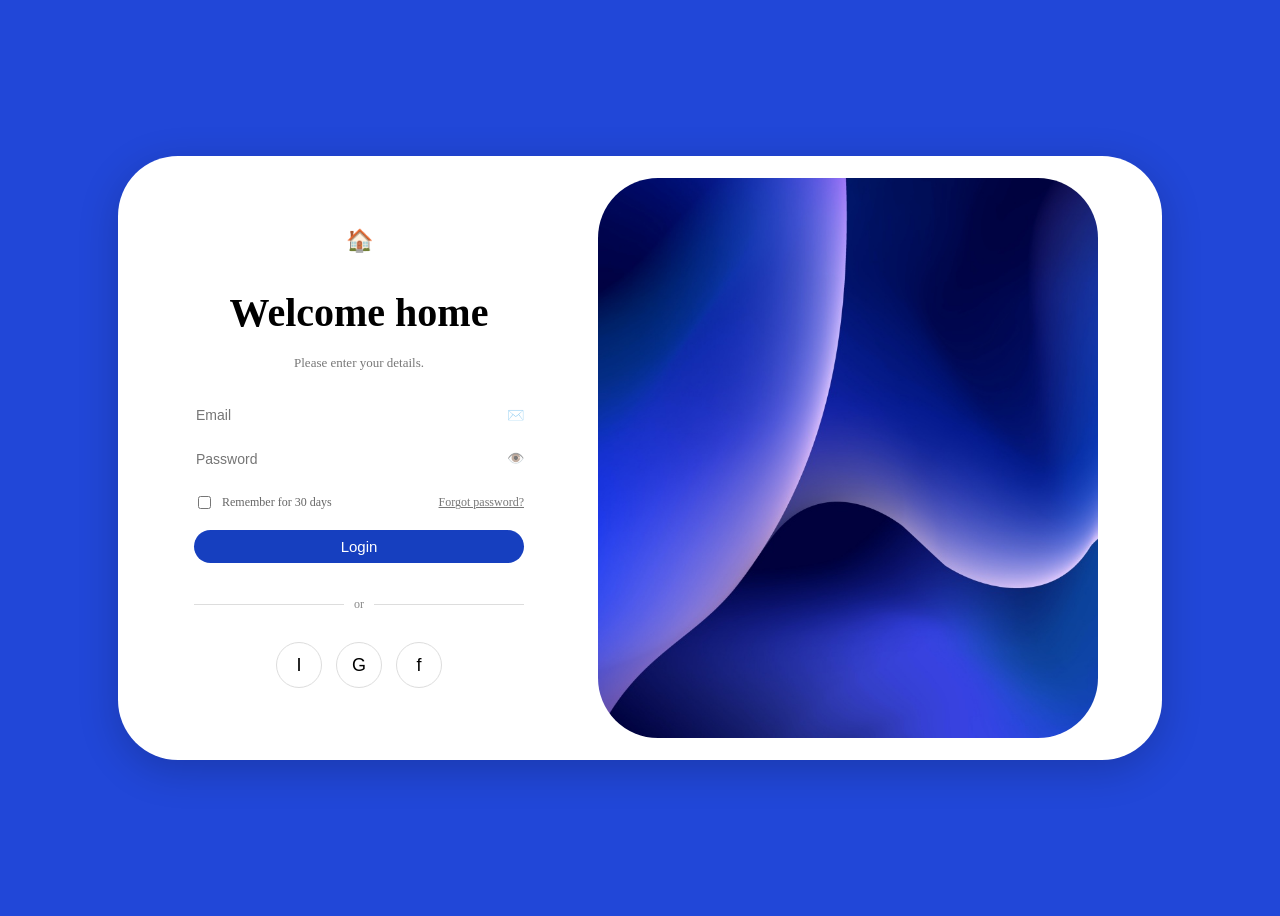
<file: index.html>
<!DOCTYPE html>
<html lang="en">
<head>
  <meta charset="UTF-8" />
  <meta name="viewport" content="width=device-width, initial-scale=1.0" />
  <title>Login Card</title>
  <link rel="stylesheet" href="loginpage.css" />
</head>
<body>

  <div class="card">
    
    <div class="left">
      <div class="logo">🏠</div>
      <h1>Welcome home</h1>
      <p class="sub">Please enter your details.</p>

      <div class="field">
        <input type="email" placeholder="Email" />
        <span class="icon">✉️</span>
      </div>

      <div class="field">
        <input type="password" placeholder="Password" />
        <span class="icon">👁️</span>
      </div>

      <div class="row">
        <div class="check">
          <input type="checkbox" />
          <span>Remember for 30 days</span>
        </div>
        <a class="link" href="#">Forgot password?</a>
      </div>

      <button class="btn">Login</button>

      <div class="or">
        <span></span>
        <p>or</p>
        <span></span>
      </div>

      <div class="social">
        <button class="sbtn">I</button>
        <button class="sbtn">G</button>
        <button class="sbtn">f</button>
      </div>
    </div>

    
    <div class="right">
     
      
    </div>
  </div>

</body>
</html>
</file>
<file: loginpage.css>
body{
  min-height: 100vh;
  background: #2147d8;
  display: flex;
  justify-content: center;
  align-items: center;
}

.card{
  width: 1000px;
  height: 560px;
  background: white;
  border-radius: 60px;
  padding: 22px;
  display: flex;
  gap: 20px;
  box-shadow: 0 10px 40px rgba(0,0,0,0.2);
}


.left{
  
  display: flex;
  flex-direction: column;
  align-items: center;
  padding: 50px 40px;
}

.logo{
  font-size: 22px;
  margin-bottom: 8px;
}

h1{
  font-size: 40px;
  font-weight: 700;
  margin-bottom: 6px;
}

.sub{
  font-size: 13px;
  color: #777;
  margin-bottom: 30px;
}

.field{
  width: 330px;
  height: 46px;
  border-radius: 25px;
  display: flex;
  align-items: center;
  padding: 0 14px;
  margin-bottom: 14px;
}

.field input{
  border: none;
  width: 100%;
  font-size: 14px;
  background: transparent;
}

.icon{
  font-size: 14px;
  opacity: 0.6;
}

.row{
  width: 330px;
  display: flex;
  justify-content: space-between;
  align-items: center;
  margin: 6px 0 18px;
  font-size: 12px;
  color: #666;
}

.check{
  display: flex;
  gap: 8px;
  align-items: center;
}

.link{
  color: #777;
}

.btn{
  width: 330px;
  height: 50px;
  border: none;
  border-radius: 25px;
  background: #163fbf;
  color: white;
  font-size: 15px;
  cursor: pointer;
}

.or{
  width: 330px;
  display: flex;
  align-items: center;
  gap: 10px;
  margin: 22px 0 18px;
  color: #888;
  font-size: 12px;
}

.or span{
  flex: 1;
  height: 1px;
  background: #ddd;
}

.social{
  display: flex;
  gap: 14px;
}

.sbtn{
  width: 46px;
  height: 46px;
  border-radius: 50%;
  border: 1px solid #ddd;
  background: white;
  cursor: pointer;
  font-size: 18px;
}


.right{
  width: 50%;
  border-radius: 60px;
  overflow: hidden;
  background-image: url("./task4image.jpeg");
  background-size: cover;
}
</file>
